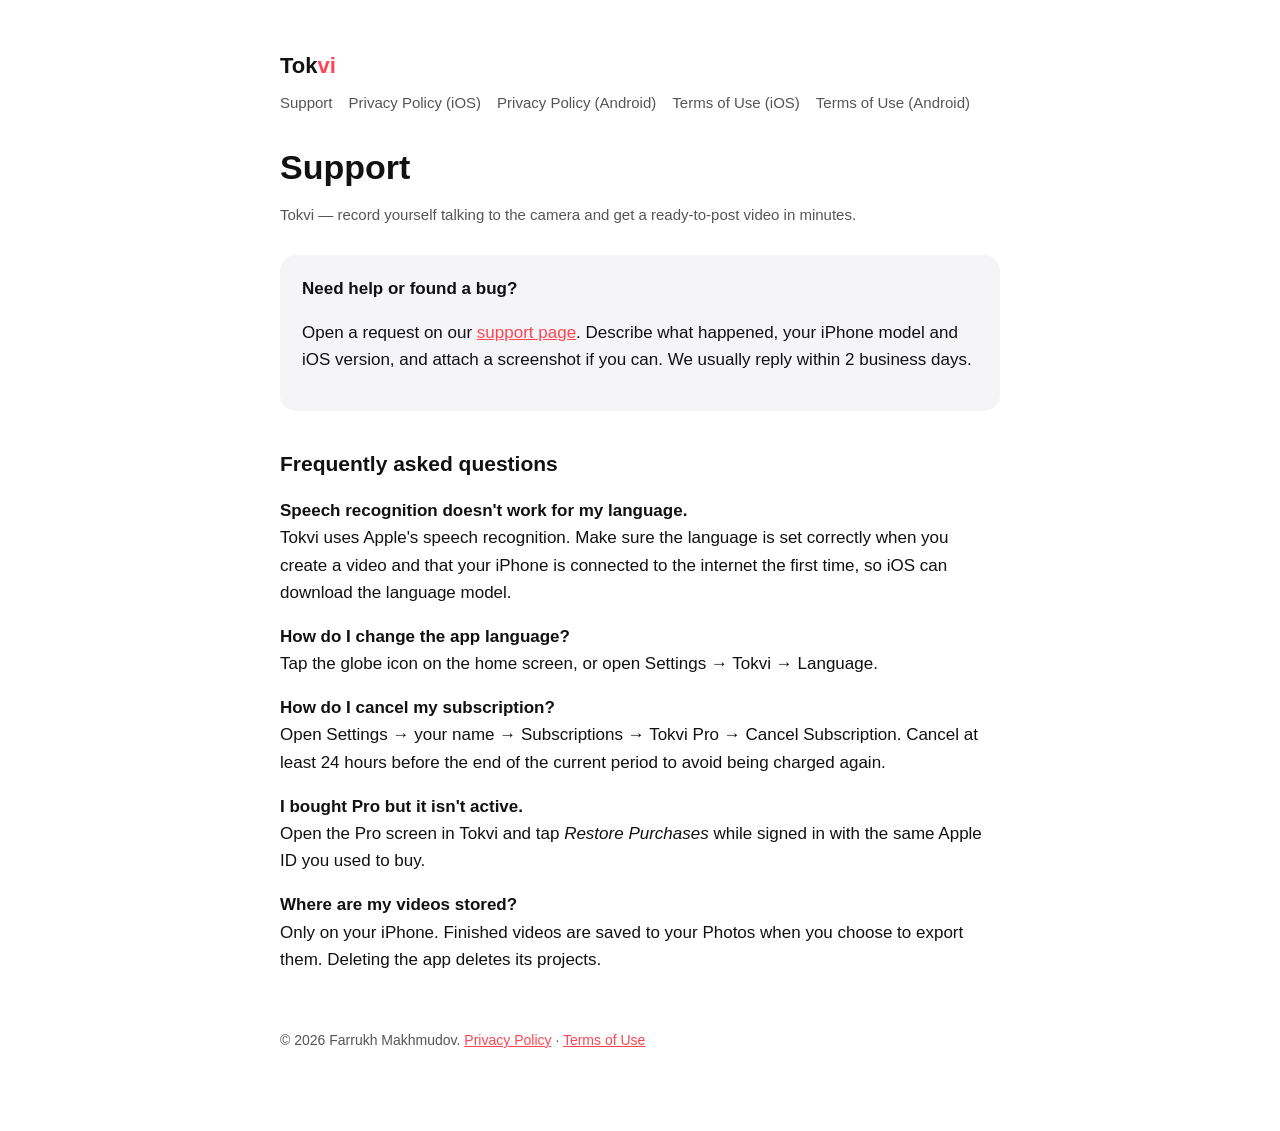
<file: index.html>
<!DOCTYPE html>
<html lang="en"><head><meta charset="utf-8"><meta name="viewport" content="width=device-width, initial-scale=1">
<title>Tokvi — Support</title><link rel="stylesheet" href="style.css"></head>
<body><main>
<header><a href="./">Tok<span>vi</span></a></header>
<nav><a href="./">Support</a><a href="privacy.html">Privacy Policy (iOS)</a><a href="privacy-android.html">Privacy Policy (Android)</a><a href="terms.html">Terms of Use (iOS)</a><a href="terms-android.html">Terms of Use (Android)</a></nav>
<h1>Support</h1>
<p class="meta">Tokvi — record yourself talking to the camera and get a ready-to-post video in minutes.</p>

<div class="card">
<strong>Need help or found a bug?</strong>
<p>Open a request on our <a href="https://github.com/farruhnet/tokvi-site/issues/new">support page</a>. Describe what happened, your iPhone model and iOS version, and attach a screenshot if you can. We usually reply within 2 business days.</p>
</div>

<h2>Frequently asked questions</h2>
<p><strong>Speech recognition doesn't work for my language.</strong><br>
Tokvi uses Apple's speech recognition. Make sure the language is set correctly when you create a video and that your iPhone is connected to the internet the first time, so iOS can download the language model.</p>
<p><strong>How do I change the app language?</strong><br>
Tap the globe icon on the home screen, or open Settings → Tokvi → Language.</p>
<p><strong>How do I cancel my subscription?</strong><br>
Open Settings → your name → Subscriptions → Tokvi Pro → Cancel Subscription. Cancel at least 24 hours before the end of the current period to avoid being charged again.</p>
<p><strong>I bought Pro but it isn't active.</strong><br>
Open the Pro screen in Tokvi and tap <em>Restore Purchases</em> while signed in with the same Apple ID you used to buy.</p>
<p><strong>Where are my videos stored?</strong><br>
Only on your iPhone. Finished videos are saved to your Photos when you choose to export them. Deleting the app deletes its projects.</p>

<footer>© 2026 Farrukh Makhmudov. <a href="privacy.html">Privacy Policy</a> · <a href="terms.html">Terms of Use</a></footer>
</main></body></html>
</file>
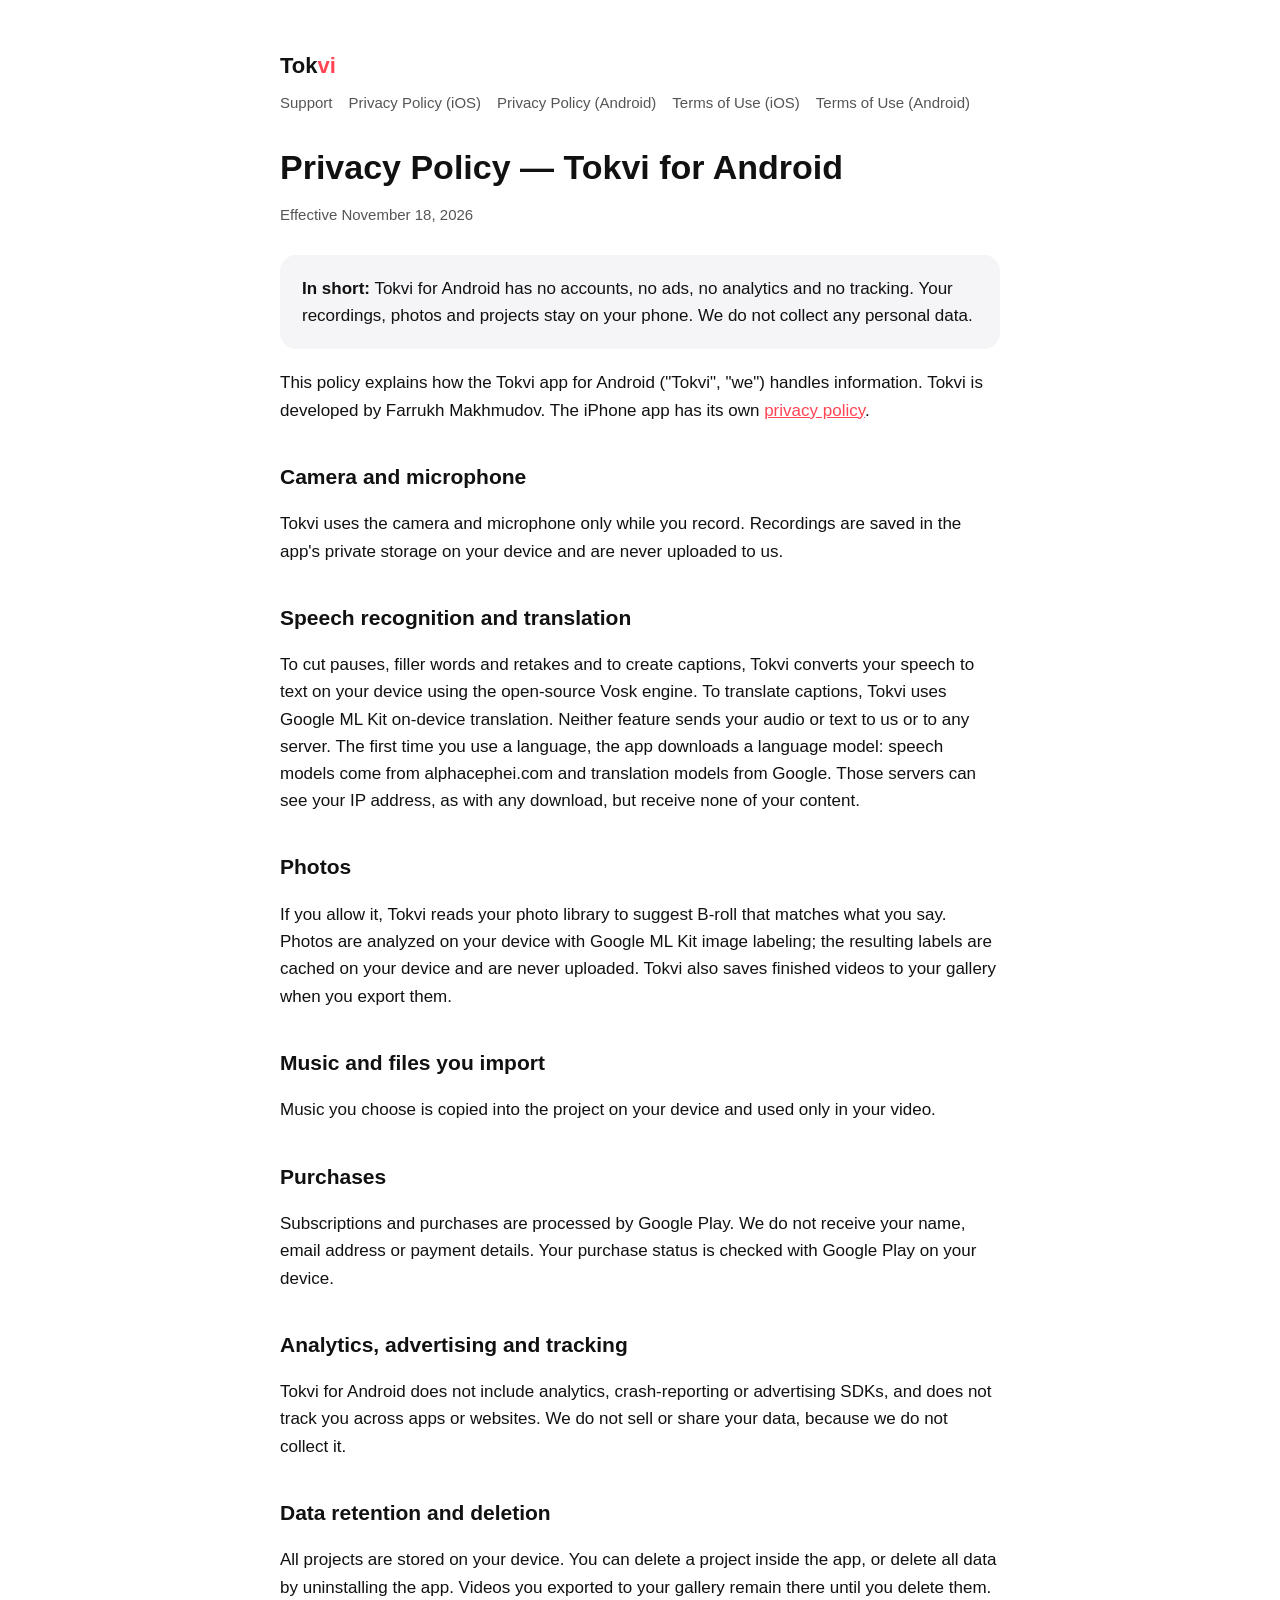
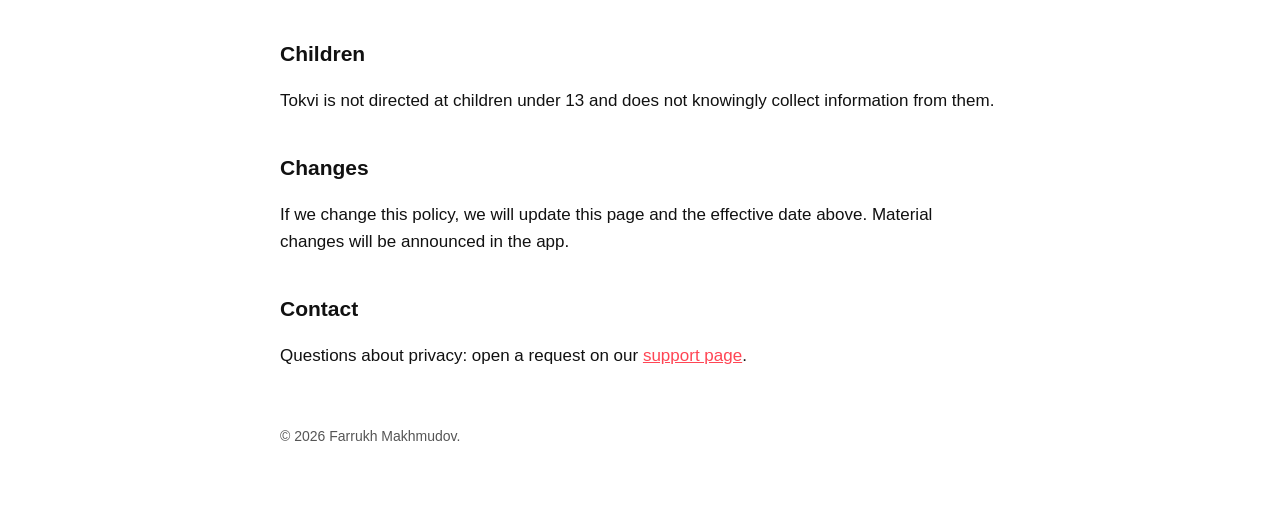
<file: privacy-android.html>
<!DOCTYPE html>
<html lang="en"><head><meta charset="utf-8"><meta name="viewport" content="width=device-width, initial-scale=1">
<title>Tokvi for Android — Privacy Policy</title><link rel="stylesheet" href="style.css"></head>
<body><main>
<header><a href="./">Tok<span>vi</span></a></header>
<nav><a href="./">Support</a><a href="privacy.html">Privacy Policy (iOS)</a><a href="privacy-android.html">Privacy Policy (Android)</a><a href="terms.html">Terms of Use (iOS)</a><a href="terms-android.html">Terms of Use (Android)</a></nav>
<h1>Privacy Policy — Tokvi for Android</h1>
<p class="meta">Effective November 18, 2026</p>

<div class="card"><strong>In short:</strong> Tokvi for Android has no accounts, no ads, no analytics and no tracking. Your recordings, photos and projects stay on your phone. We do not collect any personal data.</div>

<p>This policy explains how the Tokvi app for Android ("Tokvi", "we") handles information. Tokvi is developed by Farrukh Makhmudov. The iPhone app has its own <a href="privacy.html">privacy policy</a>.</p>

<h2>Camera and microphone</h2>
<p>Tokvi uses the camera and microphone only while you record. Recordings are saved in the app's private storage on your device and are never uploaded to us.</p>

<h2>Speech recognition and translation</h2>
<p>To cut pauses, filler words and retakes and to create captions, Tokvi converts your speech to text on your device using the open-source Vosk engine. To translate captions, Tokvi uses Google ML Kit on-device translation. Neither feature sends your audio or text to us or to any server. The first time you use a language, the app downloads a language model: speech models come from alphacephei.com and translation models from Google. Those servers can see your IP address, as with any download, but receive none of your content.</p>

<h2>Photos</h2>
<p>If you allow it, Tokvi reads your photo library to suggest B-roll that matches what you say. Photos are analyzed on your device with Google ML Kit image labeling; the resulting labels are cached on your device and are never uploaded. Tokvi also saves finished videos to your gallery when you export them.</p>

<h2>Music and files you import</h2>
<p>Music you choose is copied into the project on your device and used only in your video.</p>

<h2>Purchases</h2>
<p>Subscriptions and purchases are processed by Google Play. We do not receive your name, email address or payment details. Your purchase status is checked with Google Play on your device.</p>

<h2>Analytics, advertising and tracking</h2>
<p>Tokvi for Android does not include analytics, crash-reporting or advertising SDKs, and does not track you across apps or websites. We do not sell or share your data, because we do not collect it.</p>

<h2>Data retention and deletion</h2>
<p>All projects are stored on your device. You can delete a project inside the app, or delete all data by uninstalling the app. Videos you exported to your gallery remain there until you delete them.</p>

<h2>Children</h2>
<p>Tokvi is not directed at children under 13 and does not knowingly collect information from them.</p>

<h2>Changes</h2>
<p>If we change this policy, we will update this page and the effective date above. Material changes will be announced in the app.</p>

<h2>Contact</h2>
<p>Questions about privacy: open a request on our <a href="https://github.com/farruhnet/tokvi-site/issues/new">support page</a>.</p>

<footer>© 2026 Farrukh Makhmudov.</footer>
</main></body></html>
</file>
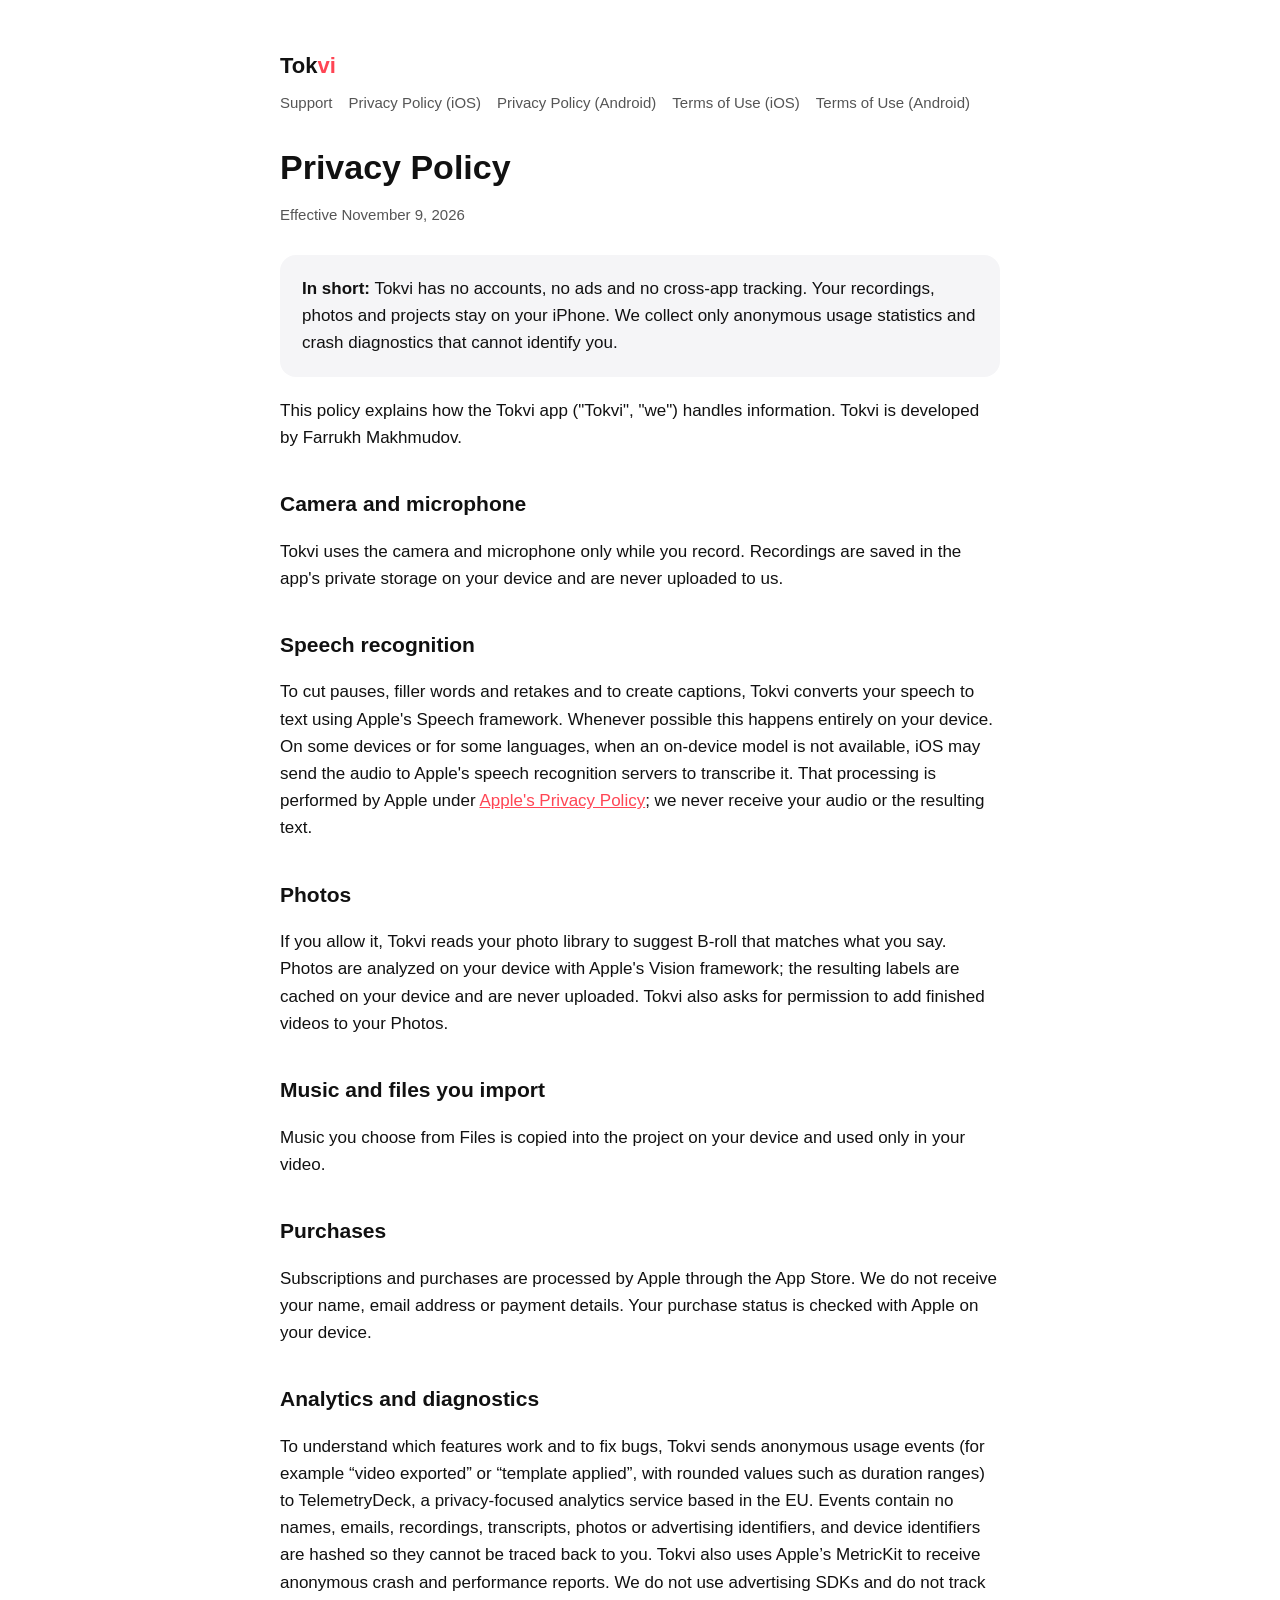
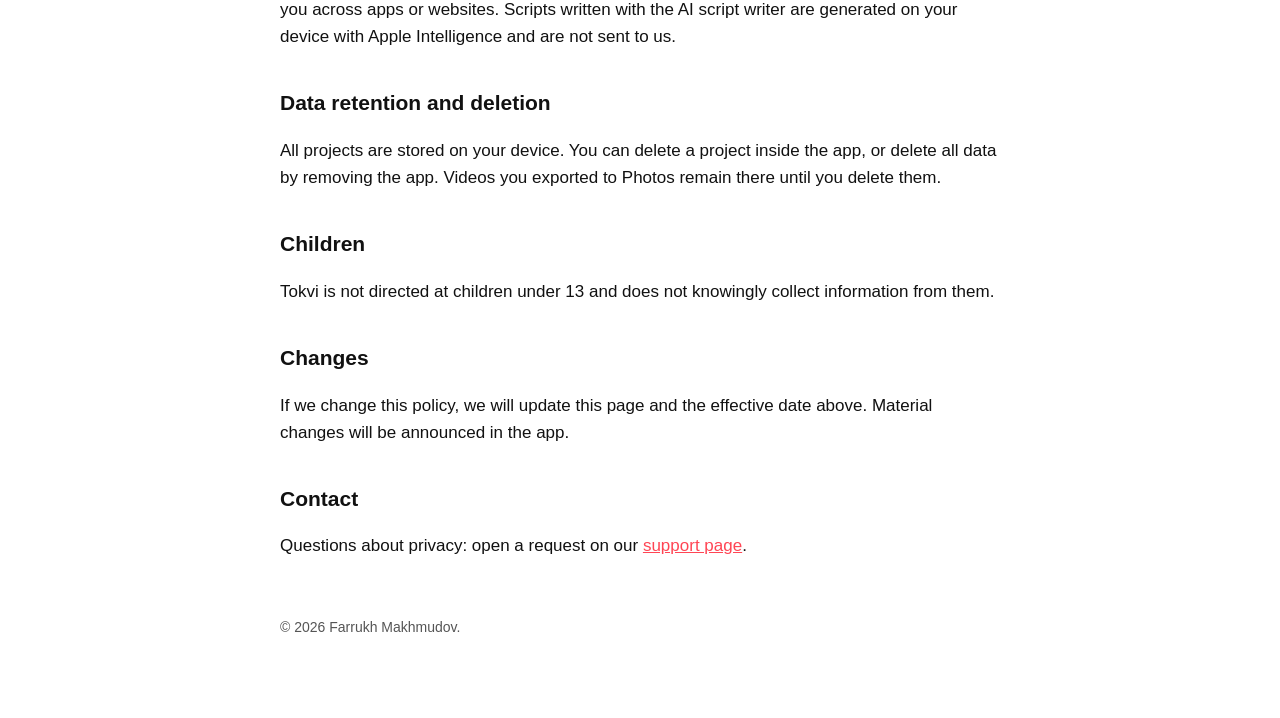
<file: privacy.html>
<!DOCTYPE html>
<html lang="en"><head><meta charset="utf-8"><meta name="viewport" content="width=device-width, initial-scale=1">
<title>Tokvi — Privacy Policy</title><link rel="stylesheet" href="style.css"></head>
<body><main>
<header><a href="./">Tok<span>vi</span></a></header>
<nav><a href="./">Support</a><a href="privacy.html">Privacy Policy (iOS)</a><a href="privacy-android.html">Privacy Policy (Android)</a><a href="terms.html">Terms of Use (iOS)</a><a href="terms-android.html">Terms of Use (Android)</a></nav>
<h1>Privacy Policy</h1>
<p class="meta">Effective November 9, 2026</p>

<div class="card"><strong>In short:</strong> Tokvi has no accounts, no ads and no cross-app tracking. Your recordings, photos and projects stay on your iPhone. We collect only anonymous usage statistics and crash diagnostics that cannot identify you.</div>

<p>This policy explains how the Tokvi app ("Tokvi", "we") handles information. Tokvi is developed by Farrukh Makhmudov.</p>

<h2>Camera and microphone</h2>
<p>Tokvi uses the camera and microphone only while you record. Recordings are saved in the app's private storage on your device and are never uploaded to us.</p>

<h2>Speech recognition</h2>
<p>To cut pauses, filler words and retakes and to create captions, Tokvi converts your speech to text using Apple's Speech framework. Whenever possible this happens entirely on your device. On some devices or for some languages, when an on-device model is not available, iOS may send the audio to Apple's speech recognition servers to transcribe it. That processing is performed by Apple under <a href="https://www.apple.com/legal/privacy/">Apple's Privacy Policy</a>; we never receive your audio or the resulting text.</p>

<h2>Photos</h2>
<p>If you allow it, Tokvi reads your photo library to suggest B-roll that matches what you say. Photos are analyzed on your device with Apple's Vision framework; the resulting labels are cached on your device and are never uploaded. Tokvi also asks for permission to add finished videos to your Photos.</p>

<h2>Music and files you import</h2>
<p>Music you choose from Files is copied into the project on your device and used only in your video.</p>

<h2>Purchases</h2>
<p>Subscriptions and purchases are processed by Apple through the App Store. We do not receive your name, email address or payment details. Your purchase status is checked with Apple on your device.</p>

<h2>Analytics and diagnostics</h2>
<p>To understand which features work and to fix bugs, Tokvi sends anonymous usage events (for example &ldquo;video exported&rdquo; or &ldquo;template applied&rdquo;, with rounded values such as duration ranges) to TelemetryDeck, a privacy-focused analytics service based in the EU. Events contain no names, emails, recordings, transcripts, photos or advertising identifiers, and device identifiers are hashed so they cannot be traced back to you. Tokvi also uses Apple&rsquo;s MetricKit to receive anonymous crash and performance reports. We do not use advertising SDKs and do not track you across apps or websites. Scripts written with the AI script writer are generated on your device with Apple Intelligence and are not sent to us.</p>

<h2>Data retention and deletion</h2>
<p>All projects are stored on your device. You can delete a project inside the app, or delete all data by removing the app. Videos you exported to Photos remain there until you delete them.</p>

<h2>Children</h2>
<p>Tokvi is not directed at children under 13 and does not knowingly collect information from them.</p>

<h2>Changes</h2>
<p>If we change this policy, we will update this page and the effective date above. Material changes will be announced in the app.</p>

<h2>Contact</h2>
<p>Questions about privacy: open a request on our <a href="https://github.com/farruhnet/tokvi-site/issues/new">support page</a>.</p>

<footer>© 2026 Farrukh Makhmudov.</footer>
</main></body></html>
</file>
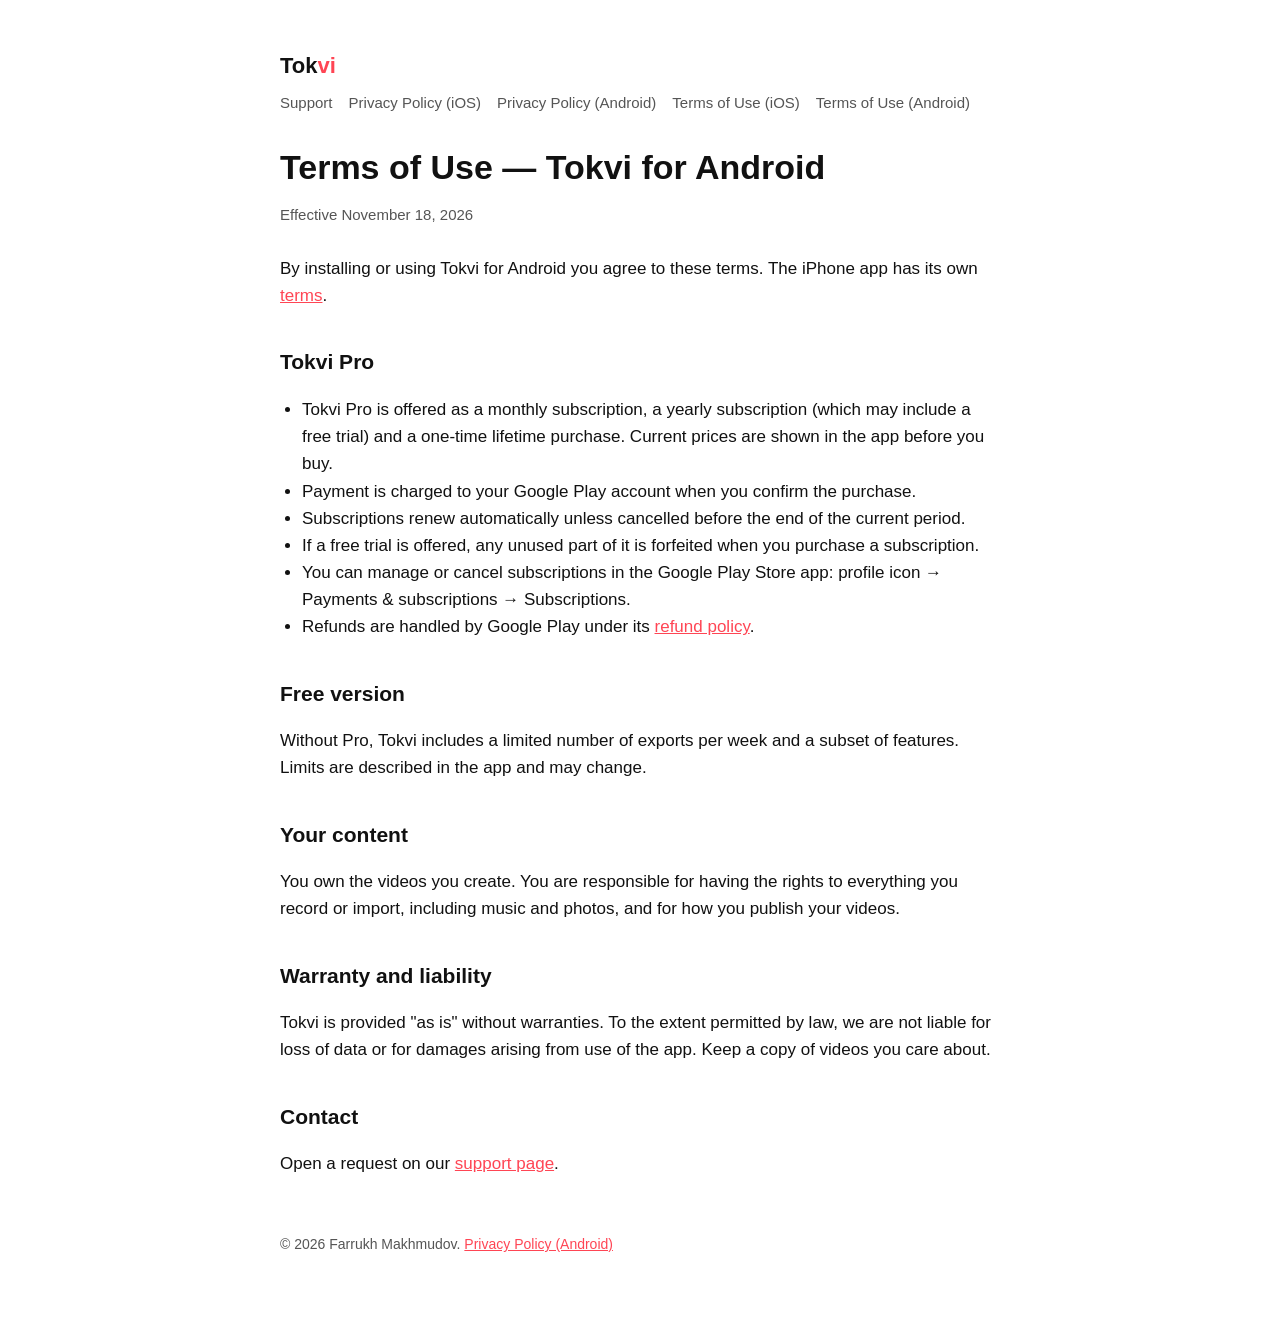
<file: terms-android.html>
<!DOCTYPE html>
<html lang="en"><head><meta charset="utf-8"><meta name="viewport" content="width=device-width, initial-scale=1">
<title>Tokvi for Android — Terms of Use</title><link rel="stylesheet" href="style.css"></head>
<body><main>
<header><a href="./">Tok<span>vi</span></a></header>
<nav><a href="./">Support</a><a href="privacy.html">Privacy Policy (iOS)</a><a href="privacy-android.html">Privacy Policy (Android)</a><a href="terms.html">Terms of Use (iOS)</a><a href="terms-android.html">Terms of Use (Android)</a></nav>
<h1>Terms of Use — Tokvi for Android</h1>
<p class="meta">Effective November 18, 2026</p>

<p>By installing or using Tokvi for Android you agree to these terms. The iPhone app has its own <a href="terms.html">terms</a>.</p>

<h2>Tokvi Pro</h2>
<ul>
<li>Tokvi Pro is offered as a monthly subscription, a yearly subscription (which may include a free trial) and a one-time lifetime purchase. Current prices are shown in the app before you buy.</li>
<li>Payment is charged to your Google Play account when you confirm the purchase.</li>
<li>Subscriptions renew automatically unless cancelled before the end of the current period.</li>
<li>If a free trial is offered, any unused part of it is forfeited when you purchase a subscription.</li>
<li>You can manage or cancel subscriptions in the Google Play Store app: profile icon → Payments &amp; subscriptions → Subscriptions.</li>
<li>Refunds are handled by Google Play under its <a href="https://support.google.com/googleplay/answer/2479637">refund policy</a>.</li>
</ul>

<h2>Free version</h2>
<p>Without Pro, Tokvi includes a limited number of exports per week and a subset of features. Limits are described in the app and may change.</p>

<h2>Your content</h2>
<p>You own the videos you create. You are responsible for having the rights to everything you record or import, including music and photos, and for how you publish your videos.</p>

<h2>Warranty and liability</h2>
<p>Tokvi is provided "as is" without warranties. To the extent permitted by law, we are not liable for loss of data or for damages arising from use of the app. Keep a copy of videos you care about.</p>

<h2>Contact</h2>
<p>Open a request on our <a href="https://github.com/farruhnet/tokvi-site/issues/new">support page</a>.</p>

<footer>© 2026 Farrukh Makhmudov. <a href="privacy-android.html">Privacy Policy (Android)</a></footer>
</main></body></html>
</file>
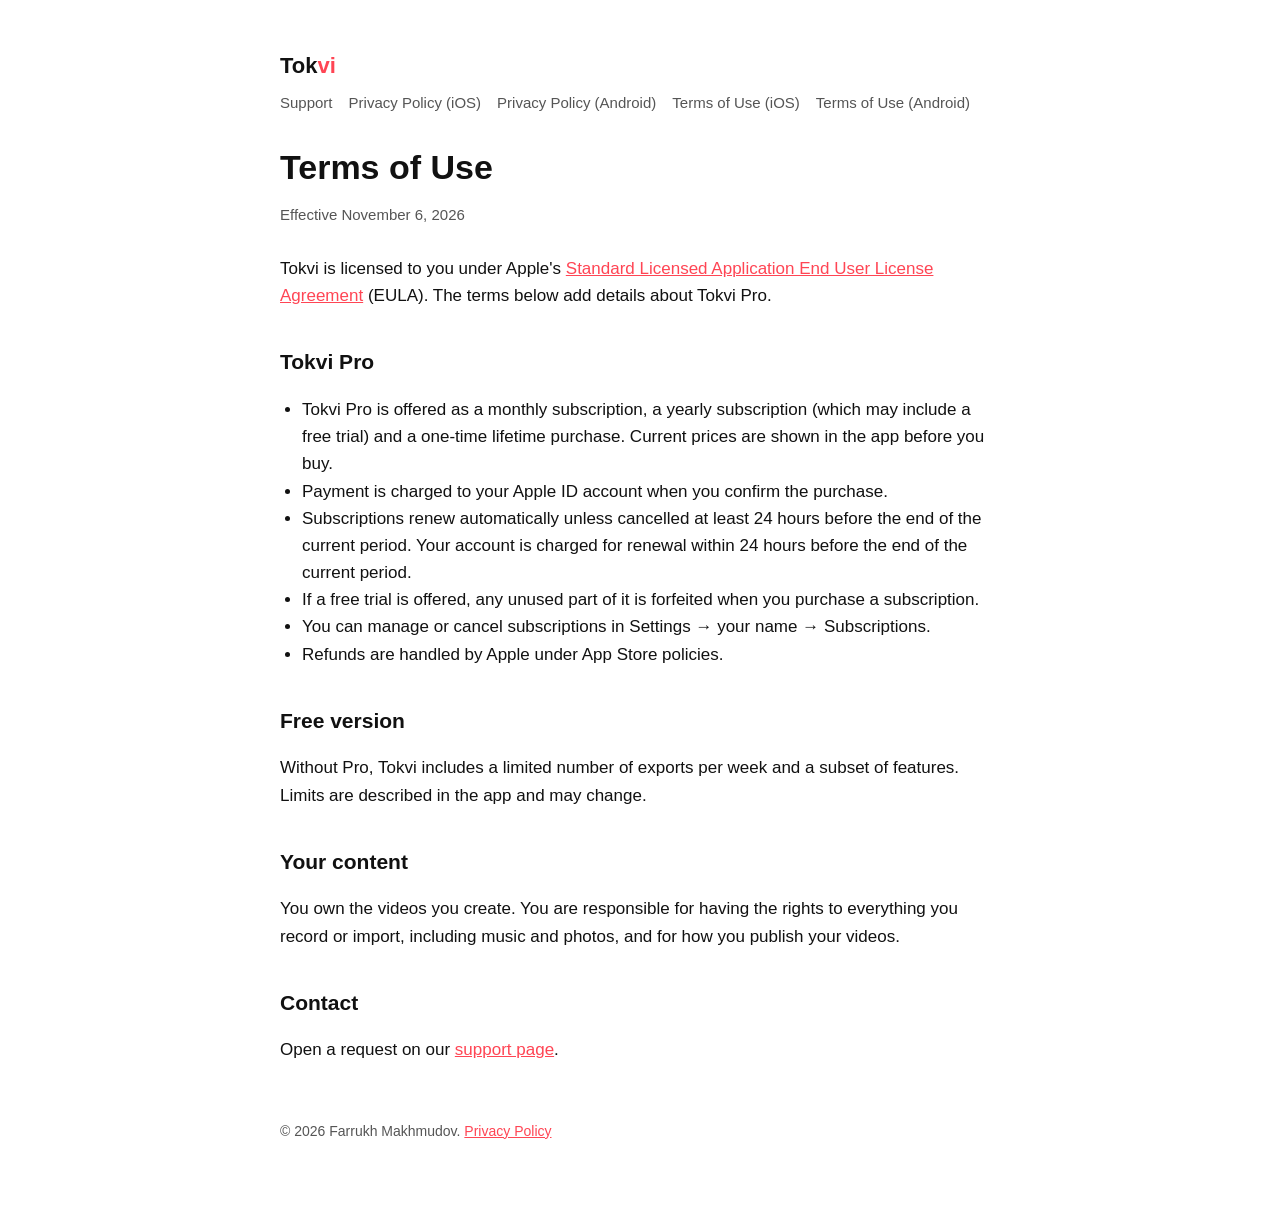
<file: terms.html>
<!DOCTYPE html>
<html lang="en"><head><meta charset="utf-8"><meta name="viewport" content="width=device-width, initial-scale=1">
<title>Tokvi — Terms of Use</title><link rel="stylesheet" href="style.css"></head>
<body><main>
<header><a href="./">Tok<span>vi</span></a></header>
<nav><a href="./">Support</a><a href="privacy.html">Privacy Policy (iOS)</a><a href="privacy-android.html">Privacy Policy (Android)</a><a href="terms.html">Terms of Use (iOS)</a><a href="terms-android.html">Terms of Use (Android)</a></nav>
<h1>Terms of Use</h1>
<p class="meta">Effective November 6, 2026</p>

<p>Tokvi is licensed to you under Apple's <a href="https://www.apple.com/legal/internet-services/itunes/dev/stdeula/">Standard Licensed Application End User License Agreement</a> (EULA). The terms below add details about Tokvi Pro.</p>

<h2>Tokvi Pro</h2>
<ul>
<li>Tokvi Pro is offered as a monthly subscription, a yearly subscription (which may include a free trial) and a one-time lifetime purchase. Current prices are shown in the app before you buy.</li>
<li>Payment is charged to your Apple ID account when you confirm the purchase.</li>
<li>Subscriptions renew automatically unless cancelled at least 24 hours before the end of the current period. Your account is charged for renewal within 24 hours before the end of the current period.</li>
<li>If a free trial is offered, any unused part of it is forfeited when you purchase a subscription.</li>
<li>You can manage or cancel subscriptions in Settings → your name → Subscriptions.</li>
<li>Refunds are handled by Apple under App Store policies.</li>
</ul>

<h2>Free version</h2>
<p>Without Pro, Tokvi includes a limited number of exports per week and a subset of features. Limits are described in the app and may change.</p>

<h2>Your content</h2>
<p>You own the videos you create. You are responsible for having the rights to everything you record or import, including music and photos, and for how you publish your videos.</p>

<h2>Contact</h2>
<p>Open a request on our <a href="https://github.com/farruhnet/tokvi-site/issues/new">support page</a>.</p>

<footer>© 2026 Farrukh Makhmudov. <a href="privacy.html">Privacy Policy</a></footer>
</main></body></html>
</file>
<file: style.css>
:root { color-scheme: light dark; --accent: #ff4554; --text: #111; --muted: #555; --bg: #fff; --card: #f5f5f7; }
@media (prefers-color-scheme: dark) { :root { --text: #f2f2f2; --muted: #a0a0a8; --bg: #0d0d12; --card: #1c1c24; } }
* { box-sizing: border-box; }
body { margin: 0; font: 17px/1.6 -apple-system, BlinkMacSystemFont, "Segoe UI", Roboto, sans-serif; color: var(--text); background: var(--bg); }
main { max-width: 760px; margin: 0 auto; padding: 48px 20px 80px; }
header a { color: var(--text); text-decoration: none; font-weight: 800; font-size: 22px; }
header span { color: var(--accent); }
nav { margin: 8px 0 32px; display: flex; gap: 16px; flex-wrap: wrap; }
nav a { color: var(--muted); text-decoration: none; font-size: 15px; }
nav a:hover, a { color: var(--accent); }
h1 { font-size: 34px; line-height: 1.2; margin: 0 0 8px; }
h2 { font-size: 21px; margin: 36px 0 8px; }
.meta { color: var(--muted); font-size: 15px; margin-bottom: 28px; }
.card { background: var(--card); border-radius: 16px; padding: 20px 22px; margin: 20px 0; }
ul { padding-left: 22px; }
footer { margin-top: 56px; color: var(--muted); font-size: 14px; }
</file>
